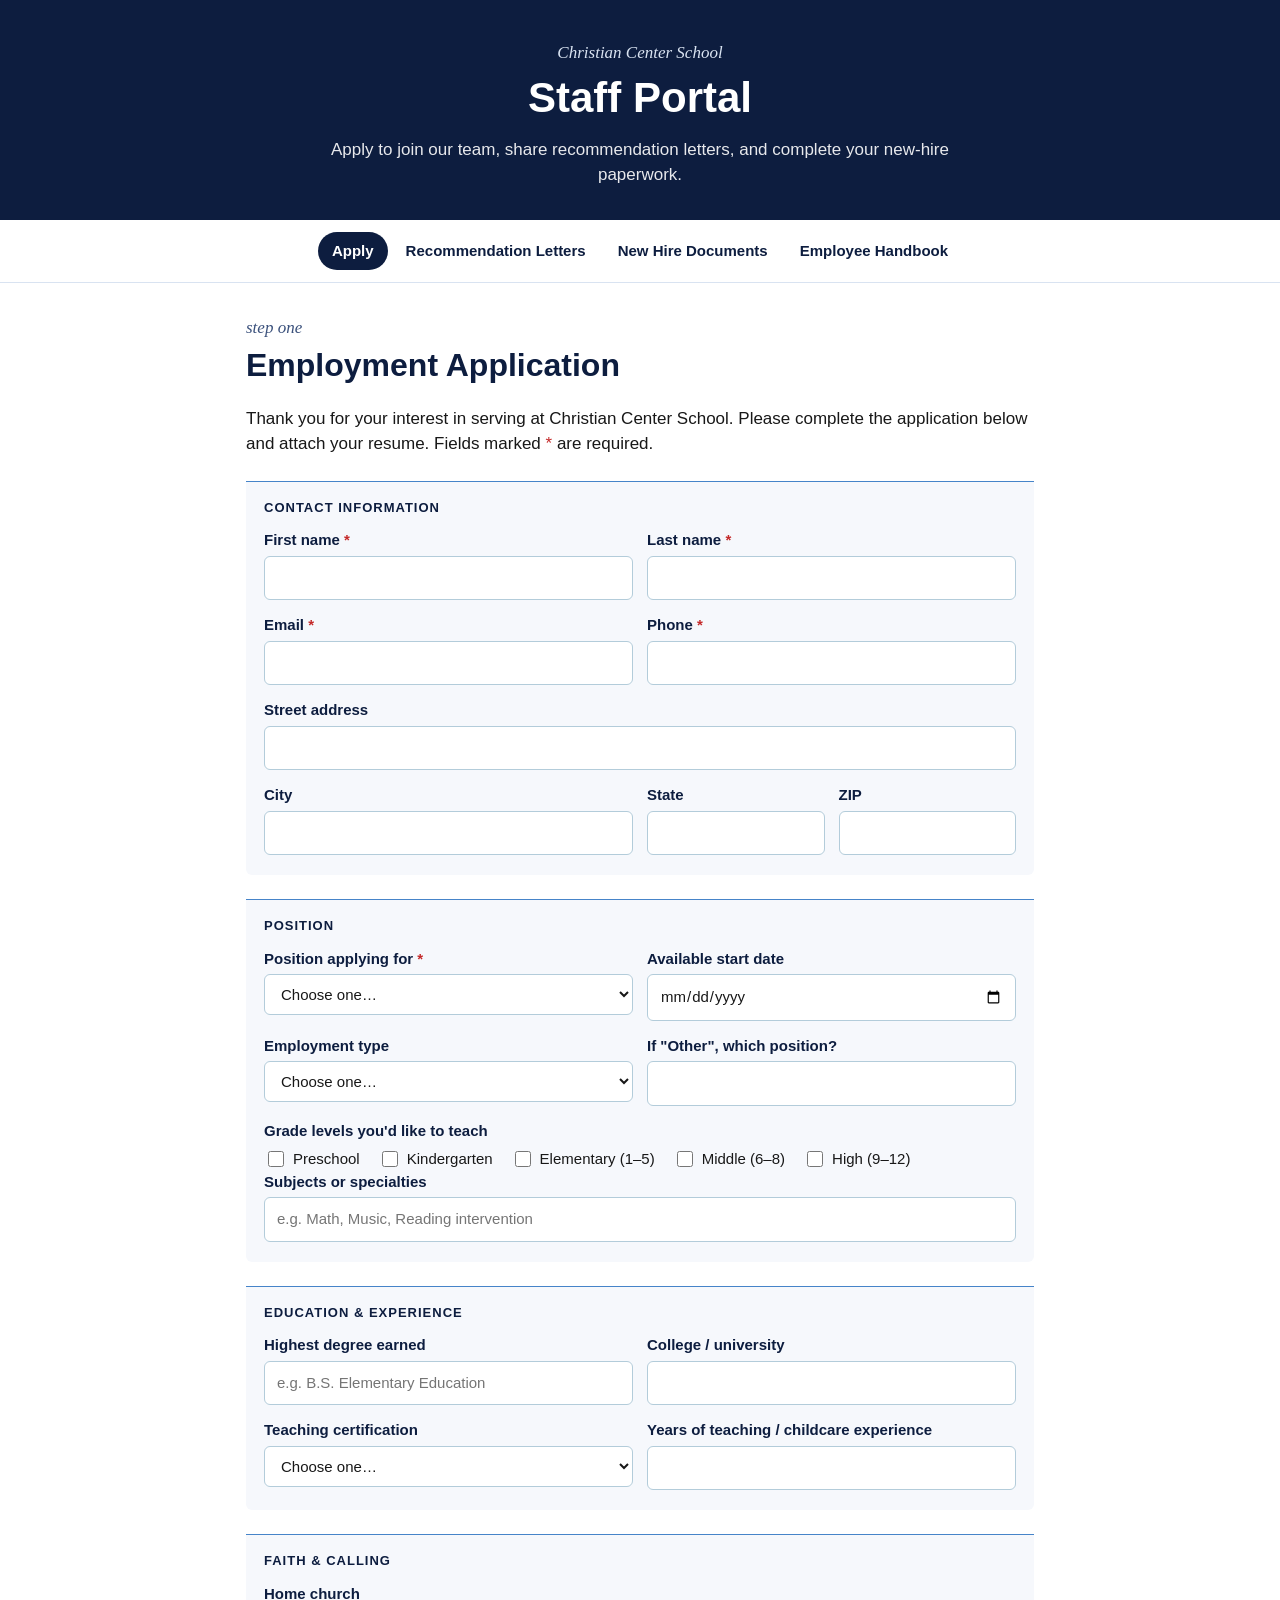
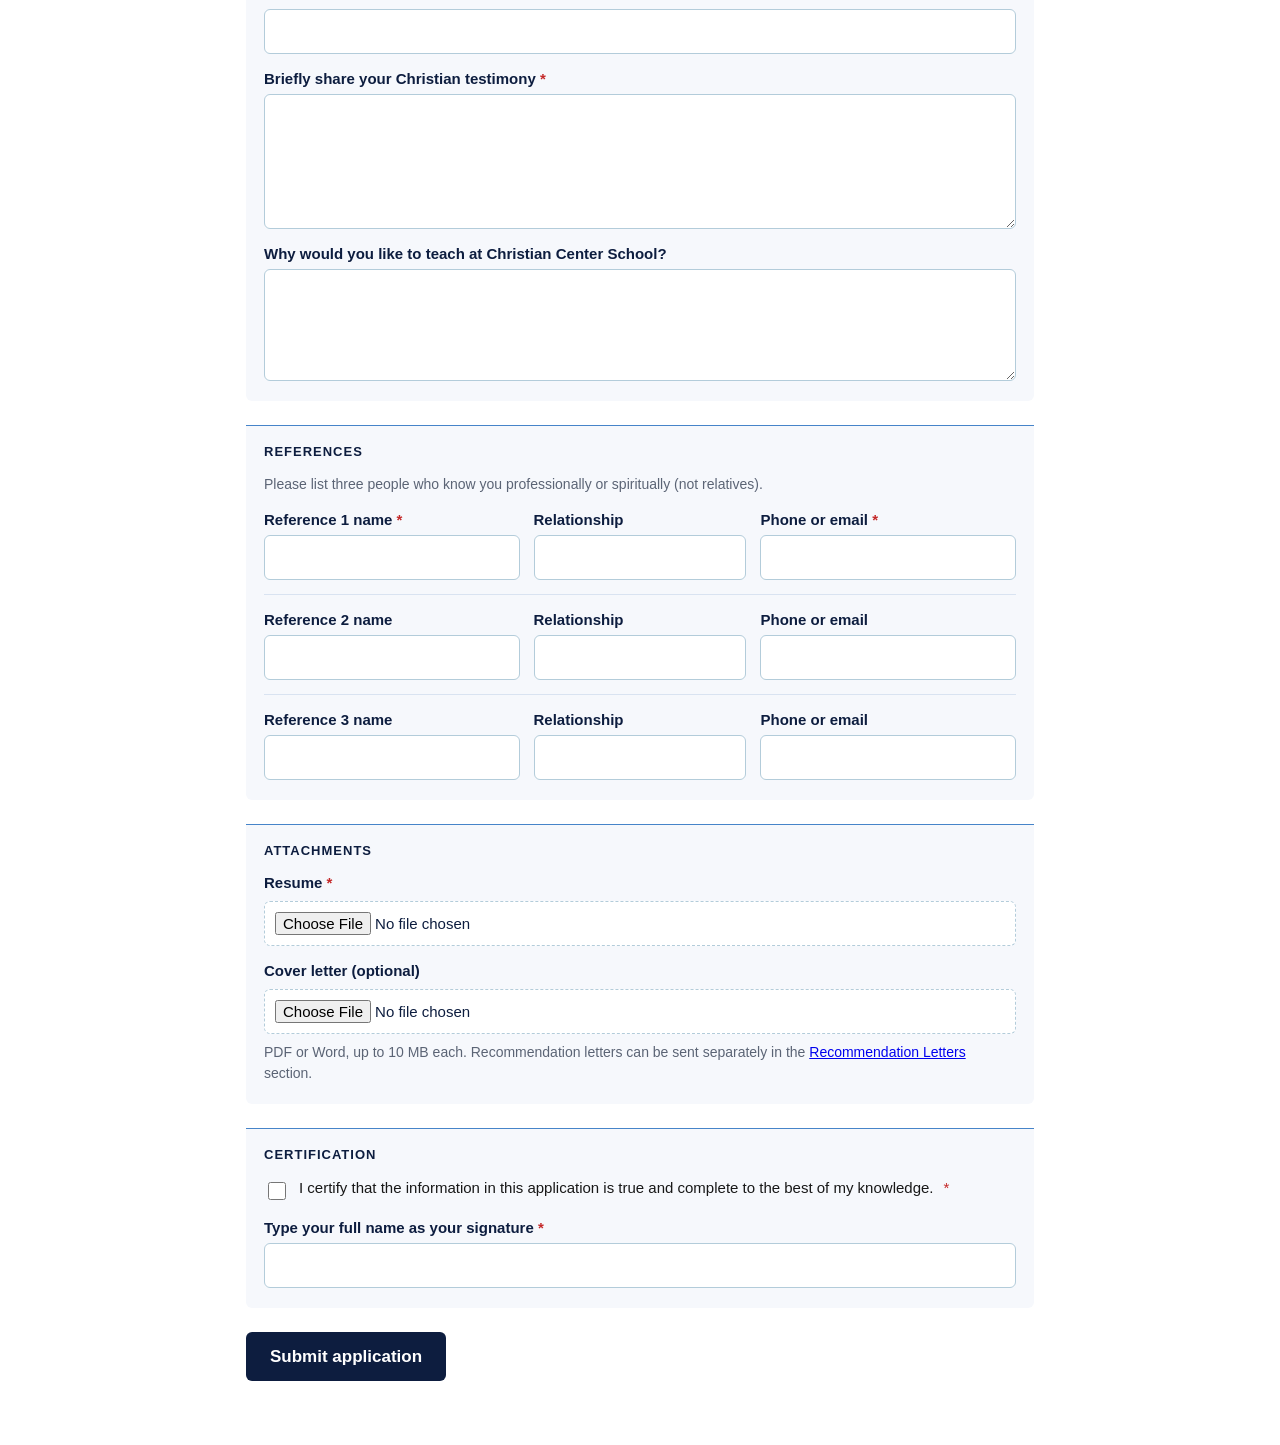
<file: index.html>
<!doctype html>
<html lang="en">
<head>
  <meta charset="utf-8">
  <meta name="viewport" content="width=device-width, initial-scale=1">
  <title>Staff Portal · Christian Center School</title>
  <meta name="robots" content="noindex">
  <link rel="stylesheet" href="styles.css">
  <script src="config.js"></script>
  <script src="app.js" defer></script>
</head>
<body>
  <header class="site-header">
    <p class="kicker">Christian Center School</p>
    <h1>Staff Portal</h1>
    <p class="lede">Apply to join our team, share recommendation letters, and complete your new-hire paperwork.</p>
  </header>

  <nav class="tabs" aria-label="Portal sections">
    <a href="#apply">Apply</a>
    <a href="#recommend">Recommendation Letters</a>
    <a href="#documents">New Hire Documents</a>
    <a href="#handbook">Employee Handbook</a>
  </nav>

  <main>
    <!-- ============================ APPLY ============================ -->
    <section id="apply" class="panel">
      <p class="kicker">step one</p>
      <h2>Employment Application</h2>
      <p>Thank you for your interest in serving at Christian Center School. Please complete the application below and attach your resume. Fields marked <span class="req">*</span> are required.</p>

      <form data-type="application" novalidate>
        <input class="hp" type="text" name="website" tabindex="-1" autocomplete="off" aria-hidden="true">

        <fieldset>
          <legend>Contact information</legend>
          <div class="grid">
            <label>First name <span class="req">*</span><input name="First name" required autocomplete="given-name"></label>
            <label>Last name <span class="req">*</span><input name="Last name" required autocomplete="family-name"></label>
            <label>Email <span class="req">*</span><input type="email" name="Email" required autocomplete="email"></label>
            <label>Phone <span class="req">*</span><input type="tel" name="Phone" required autocomplete="tel"></label>
            <label class="span-2">Street address<input name="Street address" autocomplete="street-address"></label>
            <label>City<input name="City" autocomplete="address-level2"></label>
            <div class="grid inner">
              <label>State<input name="State" autocomplete="address-level1" maxlength="2"></label>
              <label>ZIP<input name="ZIP" autocomplete="postal-code" inputmode="numeric"></label>
            </div>
          </div>
        </fieldset>

        <fieldset>
          <legend>Position</legend>
          <div class="grid">
            <label>Position applying for <span class="req">*</span>
              <select name="Position" required>
                <option value="">Choose one…</option>
                <option>Lead Teacher</option>
                <option>Assistant Teacher / Aide</option>
                <option>Substitute Teacher</option>
                <option>Office / Administrative</option>
                <option>Before &amp; After Care</option>
                <option>Other</option>
              </select>
            </label>
            <label>Available start date<input type="date" name="Available start date"></label>
            <label>Employment type
              <select name="Employment type">
                <option value="">Choose one…</option>
                <option>Full-time</option>
                <option>Part-time</option>
                <option>Either</option>
              </select>
            </label>
            <label>If "Other", which position?<input name="Other position"></label>
          </div>
          <div class="checks" role="group" aria-label="Grade levels">
            <span class="label">Grade levels you'd like to teach</span>
            <label><input type="checkbox" name="Grade levels" value="Preschool"> Preschool</label>
            <label><input type="checkbox" name="Grade levels" value="Kindergarten"> Kindergarten</label>
            <label><input type="checkbox" name="Grade levels" value="Elementary (1–5)"> Elementary (1–5)</label>
            <label><input type="checkbox" name="Grade levels" value="Middle (6–8)"> Middle (6–8)</label>
            <label><input type="checkbox" name="Grade levels" value="High (9–12)"> High (9–12)</label>
          </div>
          <label>Subjects or specialties<input name="Subjects" placeholder="e.g. Math, Music, Reading intervention"></label>
        </fieldset>

        <fieldset>
          <legend>Education &amp; experience</legend>
          <div class="grid">
            <label>Highest degree earned<input name="Highest degree" placeholder="e.g. B.S. Elementary Education"></label>
            <label>College / university<input name="College"></label>
            <label>Teaching certification
              <select name="Teaching certification">
                <option value="">Choose one…</option>
                <option>Yes — current</option>
                <option>In progress</option>
                <option>Expired</option>
                <option>No</option>
              </select>
            </label>
            <label>Years of teaching / childcare experience<input type="number" min="0" max="60" name="Years of experience"></label>
          </div>
        </fieldset>

        <fieldset>
          <legend>Faith &amp; calling</legend>
          <label>Home church<input name="Home church"></label>
          <label>Briefly share your Christian testimony <span class="req">*</span><textarea name="Testimony" rows="5" required></textarea></label>
          <label>Why would you like to teach at Christian Center School?<textarea name="Why Christian Center School" rows="4"></textarea></label>
        </fieldset>

        <fieldset>
          <legend>References</legend>
          <p class="hint">Please list three people who know you professionally or spiritually (not relatives).</p>
          <div class="refs">
            <div class="grid ref">
              <label>Reference 1 name <span class="req">*</span><input name="Reference 1 name" required></label>
              <label>Relationship<input name="Reference 1 relationship"></label>
              <label>Phone or email <span class="req">*</span><input name="Reference 1 contact" required></label>
            </div>
            <div class="grid ref">
              <label>Reference 2 name<input name="Reference 2 name"></label>
              <label>Relationship<input name="Reference 2 relationship"></label>
              <label>Phone or email<input name="Reference 2 contact"></label>
            </div>
            <div class="grid ref">
              <label>Reference 3 name<input name="Reference 3 name"></label>
              <label>Relationship<input name="Reference 3 relationship"></label>
              <label>Phone or email<input name="Reference 3 contact"></label>
            </div>
          </div>
        </fieldset>

        <fieldset>
          <legend>Attachments</legend>
          <label>Resume <span class="req">*</span>
            <input type="file" name="Resume" required accept=".pdf,.doc,.docx,.rtf,.txt,.pages">
          </label>
          <label>Cover letter (optional)
            <input type="file" name="Cover letter" accept=".pdf,.doc,.docx,.rtf,.txt,.pages">
          </label>
          <p class="hint">PDF or Word, up to <span data-max-file></span> MB each. Recommendation letters can be sent separately in the <a href="#recommend">Recommendation Letters</a> section.</p>
        </fieldset>

        <fieldset>
          <legend>Certification</legend>
          <label class="check"><input type="checkbox" name="Certifies information is true" value="Yes" required> I certify that the information in this application is true and complete to the best of my knowledge. <span class="req">*</span></label>
          <label>Type your full name as your signature <span class="req">*</span><input name="Typed signature" required autocomplete="name"></label>
        </fieldset>

        <div class="actions">
          <button type="submit">Submit application</button>
          <p class="status" role="status" aria-live="polite"></p>
        </div>
      </form>
      <div class="done" hidden>
        <h3>Application received — thank you!</h3>
        <p>We'll review your application and be in touch. If you have recommendation letters, you or your references can upload them in the <a href="#recommend">Recommendation Letters</a> section.</p>
      </div>
    </section>

    <!-- ======================= RECOMMENDATIONS ======================= -->
    <section id="recommend" class="panel" hidden>
      <p class="kicker">for applicants &amp; references</p>
      <h2>Letters of Recommendation</h2>
      <p>Applicants or the people recommending them can upload letters here. Please enter the <strong>applicant's</strong> name and email so we can file the letter with the right application.</p>

      <form data-type="recommendation" novalidate>
        <input class="hp" type="text" name="website" tabindex="-1" autocomplete="off" aria-hidden="true">
        <fieldset>
          <legend>Applicant</legend>
          <div class="grid">
            <label>Applicant first name <span class="req">*</span><input name="First name" required></label>
            <label>Applicant last name <span class="req">*</span><input name="Last name" required></label>
            <label class="span-2">Applicant email <span class="req">*</span><input type="email" name="Email" required></label>
          </div>
        </fieldset>
        <fieldset>
          <legend>Letter</legend>
          <div class="grid">
            <label>Recommender's name <span class="req">*</span><input name="Recommender name" required></label>
            <label>Recommender's email or phone<input name="Recommender contact"></label>
            <label class="span-2">Relationship to applicant<input name="Relationship" placeholder="e.g. Former principal, Pastor"></label>
          </div>
          <label>Letter(s) <span class="req">*</span>
            <input type="file" name="Recommendation letter" required multiple accept=".pdf,.doc,.docx,.rtf,.txt,.pages,image/*">
          </label>
          <p class="hint">You can select more than one file. Up to <span data-max-file></span> MB each.</p>
        </fieldset>
        <div class="actions">
          <button type="submit">Upload letter</button>
          <p class="status" role="status" aria-live="polite"></p>
        </div>
      </form>
      <div class="done" hidden>
        <h3>Letter received — thank you!</h3>
        <p>It has been filed with the applicant's materials.</p>
        <button type="button" class="secondary" data-again>Upload another letter</button>
      </div>
    </section>

    <!-- ========================= DOCUMENTS ========================== -->
    <section id="documents" class="panel" hidden>
      <p class="kicker">for new hires</p>
      <h2>New Hire Documents</h2>
      <p>Welcome to the team! Upload your hiring documents below. You'll need the <strong>access code</strong> the school office gave you. You can come back and submit more documents at any time.</p>
      <p class="hint warn">Please do not upload tax forms or documents showing your Social Security number here — the office will collect those in person.</p>

      <form data-type="newhire" novalidate>
        <input class="hp" type="text" name="website" tabindex="-1" autocomplete="off" aria-hidden="true">
        <fieldset>
          <legend>About you</legend>
          <div class="grid">
            <label>First name <span class="req">*</span><input name="First name" required autocomplete="given-name"></label>
            <label>Last name <span class="req">*</span><input name="Last name" required autocomplete="family-name"></label>
            <label>Email <span class="req">*</span><input type="email" name="Email" required autocomplete="email"></label>
            <label>Access code <span class="req">*</span><input name="Access code" required autocomplete="off" autocapitalize="characters"></label>
          </div>
        </fieldset>
        <fieldset>
          <legend>Documents</legend>
          <label>Document type <span class="req">*</span>
            <select name="Document type" required>
              <option value="">Choose one…</option>
              <option>College transcripts</option>
              <option>Teaching certificate / license</option>
              <option>CPR / First Aid certification</option>
              <option>Background check clearance</option>
              <option>Fingerprint clearance</option>
              <option>TB test / health form</option>
              <option>Driver's license</option>
              <option>Other</option>
            </select>
          </label>
          <label>Notes (optional)<input name="Notes" placeholder="e.g. Expires June 2028"></label>
          <label>File(s) <span class="req">*</span>
            <input type="file" name="Document" required multiple accept=".pdf,.doc,.docx,image/*">
          </label>
          <p class="hint">A clear phone photo is fine. Up to <span data-max-file></span> MB each.</p>
        </fieldset>
        <div class="actions">
          <button type="submit">Upload documents</button>
          <p class="status" role="status" aria-live="polite"></p>
        </div>
      </form>
      <div class="done" hidden>
        <h3>Documents received — thank you!</h3>
        <p>Have more to send? You can upload another document type now.</p>
        <button type="button" class="secondary" data-again>Upload more documents</button>
      </div>
    </section>

    <!-- ========================== HANDBOOK ========================== -->
    <section id="handbook" class="panel" hidden>
      <p class="kicker">for new hires</p>
      <h2>Employee Handbook</h2>
      <p>Please read the employee handbook carefully, then sign the acknowledgment below.</p>

      <div class="handbook-viewer">
        <iframe data-handbook title="Employee handbook" loading="lazy"></iframe>
        <p class="handbook-missing" hidden>The handbook hasn't been posted yet. Please check back soon.</p>
      </div>
      <p class="hint"><a data-handbook-link target="_blank" rel="noopener">Open the handbook in a new tab ↗</a> (easier on phones)</p>

      <form data-type="handbook" novalidate>
        <input class="hp" type="text" name="website" tabindex="-1" autocomplete="off" aria-hidden="true">
        <fieldset>
          <legend>Acknowledgment</legend>
          <div class="grid">
            <label>First name <span class="req">*</span><input name="First name" required autocomplete="given-name"></label>
            <label>Last name <span class="req">*</span><input name="Last name" required autocomplete="family-name"></label>
            <label>Email <span class="req">*</span><input type="email" name="Email" required autocomplete="email"></label>
            <label>Access code <span class="req">*</span><input name="Access code" required autocomplete="off" autocapitalize="characters"></label>
          </div>
          <blockquote class="statement" data-statement>
            I acknowledge that I have received and read the Christian Center School Employee Handbook (<span data-version></span> edition). I understand its contents and agree to abide by the policies, procedures, and standards of conduct it describes. I understand that the school may revise the handbook at any time and that it is not a contract of employment.
          </blockquote>
          <label class="check"><input type="checkbox" name="Agreed" value="Yes" required> I have read the handbook and agree to the statement above. <span class="req">*</span></label>
          <div class="sig">
            <span class="label">Sign here <span class="req">*</span></span>
            <canvas class="sig-pad" aria-label="Signature pad — draw your signature with a finger or mouse"></canvas>
            <button type="button" class="link" data-clear-sig>Clear signature</button>
          </div>
        </fieldset>
        <div class="actions">
          <button type="submit">Sign handbook</button>
          <p class="status" role="status" aria-live="polite"></p>
        </div>
      </form>
      <div class="done" hidden>
        <h3>Thank you for signing!</h3>
        <p>Your signed acknowledgment has been saved. Welcome to the Christian Center School family.</p>
      </div>
    </section>
  </main>
</body>
</html>
</file>
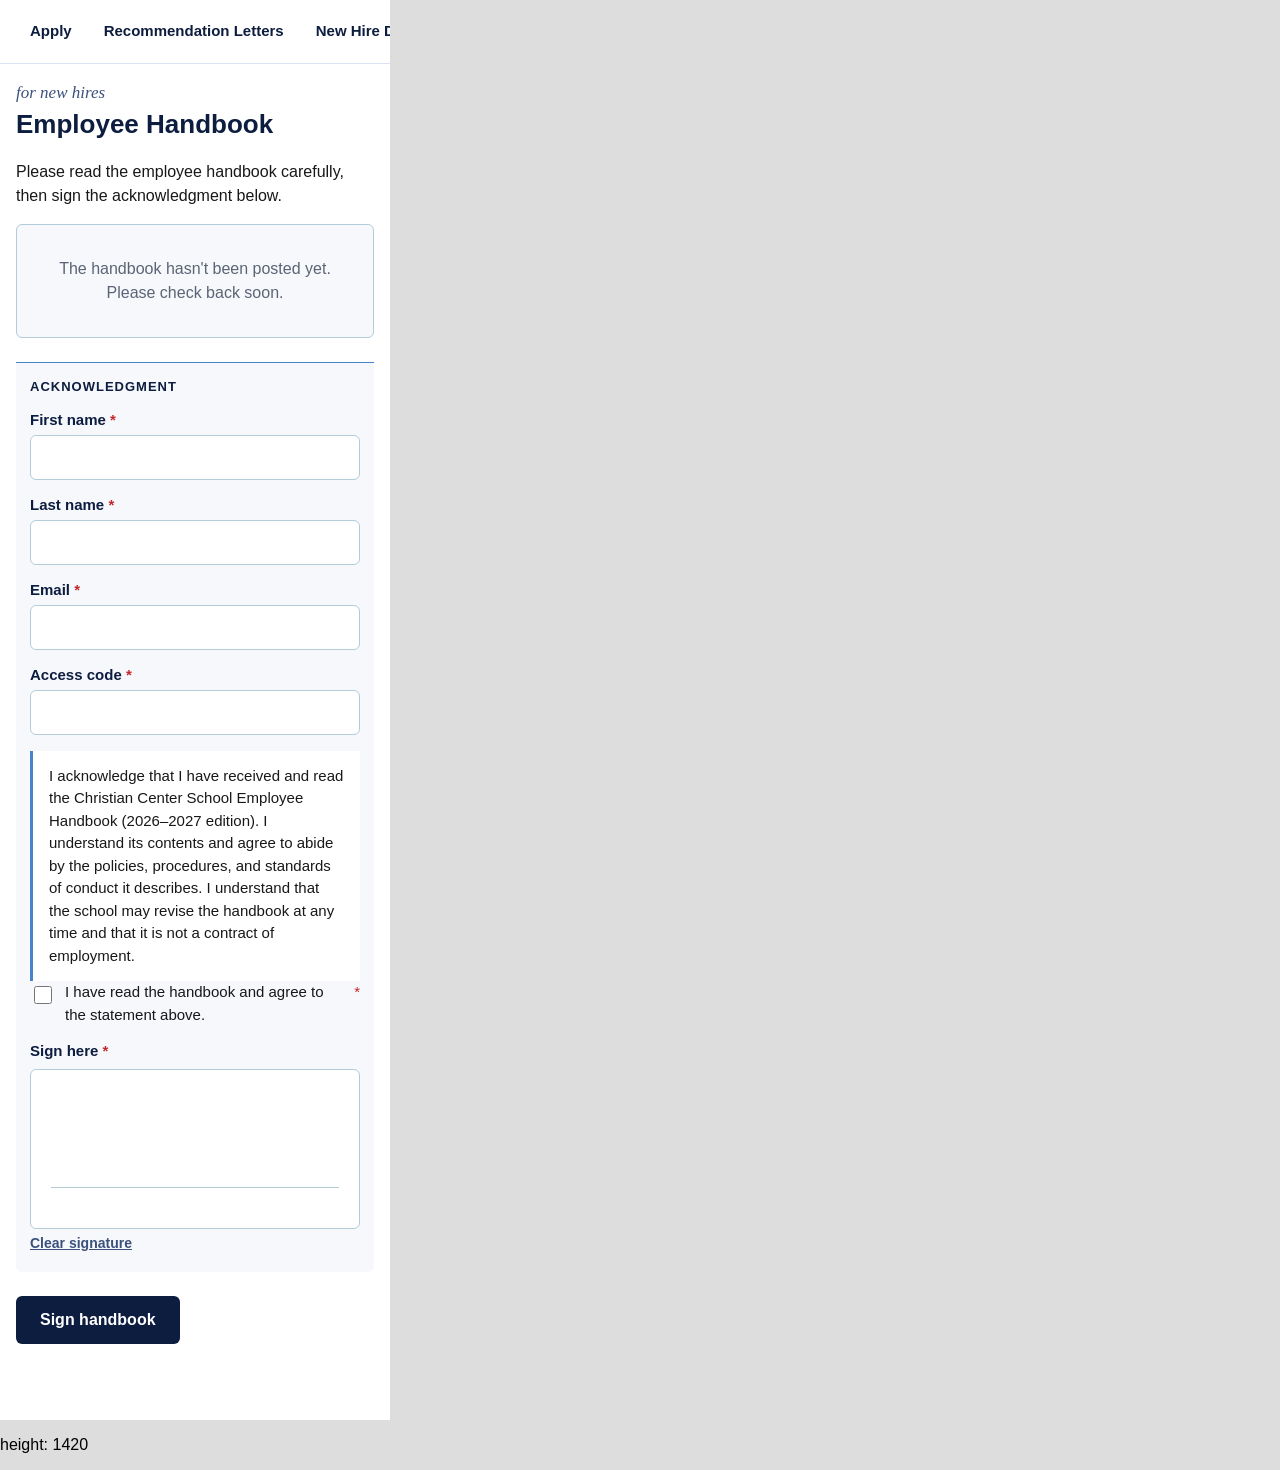
<file: test/embed-test.html>
<!doctype html>
<!-- Local test: simulates the Squarespace embed at phone width.
     Run `python3 -m http.server` in the project folder, then open
     http://localhost:8000/test/embed-test.html -->
<html><body style="margin:0;background:#ddd;font-family:sans-serif">
<div style="width:390px;background:#fff">
  <iframe id="ccs-staff-portal" src="../?embed=1#handbook" style="width:100%;height:1400px;border:0;display:block"></iframe>
</div>
<p id="h">height: ?</p>
<script>
  window.addEventListener("message", function (e) {
    if (e.data && e.data.ccsPortalHeight) {
      document.getElementById("ccs-staff-portal").style.height = e.data.ccsPortalHeight + "px";
      document.getElementById("h").textContent = "height: " + e.data.ccsPortalHeight;
    }
  });
</script>
</body></html>
</file>
<file: styles.css>
[hidden] { display: none !important; }
/* Christian Center School — Staff Portal
   Colors match the school's Squarespace template (ccs-overrides.less). */
:root {
  --navy: #0d1d3f;
  --navy-2: #3b517c;
  --blue: #4684c9;
  --blue-light: #d9e3f1;
  --line: #b3ccda;
  --ink: #181818;
  --muted: #5b6475;
  --bg: #ffffff;
  --panel: #f6f8fc;
  --error: #c42929;
  --ok: #1f7a4a;
  --radius: 6px;
  font-family: "proxima-nova", "Helvetica Neue", Helvetica, Arial, sans-serif;
  color: var(--ink);
}

* { box-sizing: border-box; }
html { -webkit-text-size-adjust: 100%; }
body { margin: 0; background: var(--bg); line-height: 1.5; font-size: 17px; }

.site-header {
  background: var(--navy);
  color: #fff;
  padding: 40px 16px 32px;
  text-align: center;
}
.site-header h1 { margin: 0; font-size: clamp(30px, 5vw, 42px); font-weight: 800; }
.site-header .kicker { color: var(--blue-light); }
.lede { max-width: 620px; margin: 8px auto 0; opacity: .9; }

.kicker {
  margin: 0;
  font-family: livory, Georgia, "Times New Roman", serif;
  font-style: italic;
  color: var(--navy-2);
  font-size: 17px;
}

.tabs {
  display: flex;
  flex-wrap: wrap;
  justify-content: center;
  gap: 4px;
  padding: 12px 16px;
  border-bottom: 1px solid var(--blue-light);
  background: var(--bg);
  position: sticky;
  top: 0;
  z-index: 2;
}
.tabs a {
  padding: 8px 14px;
  border-radius: 999px;
  color: var(--navy);
  text-decoration: none;
  font-weight: 600;
  font-size: 15px;
}
.tabs a:hover { background: var(--panel); }
.tabs a[aria-current="page"] { background: var(--navy); color: #fff; }

main { max-width: 820px; margin: 0 auto; padding: 32px 16px 64px; }
.panel h2 { margin: 0 0 8px; color: var(--navy); font-size: clamp(26px, 4vw, 32px); font-weight: 800; }

/* Embedded in Squarespace: drop our own banner; with ?only= also drop tabs */
body.embed .site-header { display: none; }
body.embed main { padding-top: 16px; }
body.single .tabs { display: none; }

fieldset {
  border: 0;
  border-top: 1px solid var(--blue);
  background: var(--panel);
  border-radius: 0 0 var(--radius) var(--radius);
  margin: 24px 0 0;
  padding: 16px 18px 20px;
  min-width: 0;
}
legend {
  float: left;
  width: 100%;
  margin: 0 0 12px;
  padding: 0;
  font-size: 13px;
  letter-spacing: 1px;
  text-transform: uppercase;
  font-weight: 700;
  color: var(--navy);
}
legend + * { clear: both; }

label, .label { display: block; font-weight: 600; font-size: 15px; color: var(--navy); }
fieldset > label, fieldset > .checks, fieldset > .sig, fieldset > .refs { margin-top: 14px; }
fieldset > label:first-of-type { margin-top: 0; }

input:not([type=checkbox]):not([type=file]), select, textarea {
  display: block;
  width: 100%;
  margin-top: 4px;
  padding: 10px 12px;
  font: inherit;
  font-weight: 400;
  color: var(--ink);
  background: #fff;
  border: 1px solid var(--line);
  border-radius: var(--radius);
}
input[type=file] {
  display: block;
  width: 100%;
  margin-top: 6px;
  padding: 10px;
  font: inherit;
  font-size: 15px;
  font-weight: 400;
  background: #fff;
  border: 1px dashed var(--line);
  border-radius: var(--radius);
}
input:focus, select:focus, textarea:focus, button:focus-visible, a:focus-visible {
  outline: 3px solid color-mix(in srgb, var(--blue) 45%, transparent);
  outline-offset: 1px;
  border-color: var(--blue);
}
textarea { resize: vertical; }
.invalid { border-color: var(--error) !important; background: #fff6f6 !important; }

.grid { display: grid; grid-template-columns: 1fr 1fr; gap: 14px; }
.grid.inner { gap: 14px; }
.span-2 { grid-column: span 2; }
.ref + .ref { margin-top: 14px; padding-top: 14px; border-top: 1px solid var(--blue-light); }
.ref { grid-template-columns: 1.2fr 1fr 1.2fr; }

.checks { display: flex; flex-wrap: wrap; gap: 6px 18px; }
.checks .label { width: 100%; }
.checks label { font-weight: 400; color: var(--ink); display: flex; align-items: center; gap: 6px; }
label.check { display: flex; gap: 10px; align-items: flex-start; font-weight: 400; color: var(--ink); }
label.check input { margin-top: 5px; width: 18px; height: 18px; flex: none; }
input[type=checkbox] { accent-color: var(--navy); width: 16px; height: 16px; }

.req { color: var(--error); }
.hint { font-size: 14px; color: var(--muted); margin: 8px 0 0; }
.warn { background: #fff8e6; border-left: 3px solid #d9a400; padding: 8px 12px; color: #5c4600; }
.hp { position: absolute; left: -9999px; width: 1px; height: 1px; opacity: 0; }

.actions { margin-top: 24px; display: flex; flex-wrap: wrap; align-items: center; gap: 12px 16px; }
button {
  font: inherit;
  font-weight: 700;
  cursor: pointer;
  border-radius: var(--radius);
  border: 0;
  padding: 12px 24px;
  background: var(--navy);
  color: #fff;
}
button:hover { background: var(--navy-2); }
button:disabled { opacity: .6; cursor: progress; }
button.secondary { background: #fff; color: var(--navy); border: 1px solid var(--navy); }
button.link { background: none; color: var(--navy-2); padding: 4px 0; font-weight: 600; font-size: 14px; text-decoration: underline; }

.status { margin: 0; font-size: 15px; flex: 1 1 240px; }
.status.info { color: var(--navy-2); }
.status.error { color: var(--error); font-weight: 600; }

.done {
  margin-top: 24px;
  padding: 24px;
  background: var(--blue-light);
  border-radius: var(--radius);
  border-left: 4px solid var(--ok);
}
.done h3 { margin: 0 0 6px; color: var(--navy); }

.handbook-viewer {
  margin-top: 16px;
  border: 1px solid var(--line);
  border-radius: var(--radius);
  overflow: hidden;
  background: var(--panel);
}
.handbook-viewer iframe { display: block; width: 100%; height: 70vh; min-height: 420px; border: 0; }
.handbook-missing { padding: 32px; text-align: center; color: var(--muted); margin: 0; }

.statement {
  margin: 16px 0 0;
  padding: 14px 16px;
  background: #fff;
  border-left: 3px solid var(--blue);
  font-size: 15px;
}
.sig-pad {
  display: block;
  width: 100%;
  height: 160px;
  margin-top: 6px;
  background: #fff;
  border: 1px solid var(--line);
  border-radius: var(--radius);
  touch-action: none;
  cursor: crosshair;
  background-image: linear-gradient(to right, var(--line), var(--line));
  background-size: calc(100% - 40px) 1px;
  background-position: 20px 75%;
  background-repeat: no-repeat;
}

@media (max-width: 620px) {
  body { font-size: 16px; }
  .grid, .ref { grid-template-columns: 1fr; }
  .span-2 { grid-column: auto; }
  .grid.inner { grid-template-columns: 1fr 1fr; }
  .tabs { justify-content: flex-start; overflow-x: auto; flex-wrap: nowrap; }
  .tabs a { white-space: nowrap; }
  fieldset { padding: 14px; }
  .handbook-viewer iframe { height: 60vh; min-height: 360px; }
}
</file>
